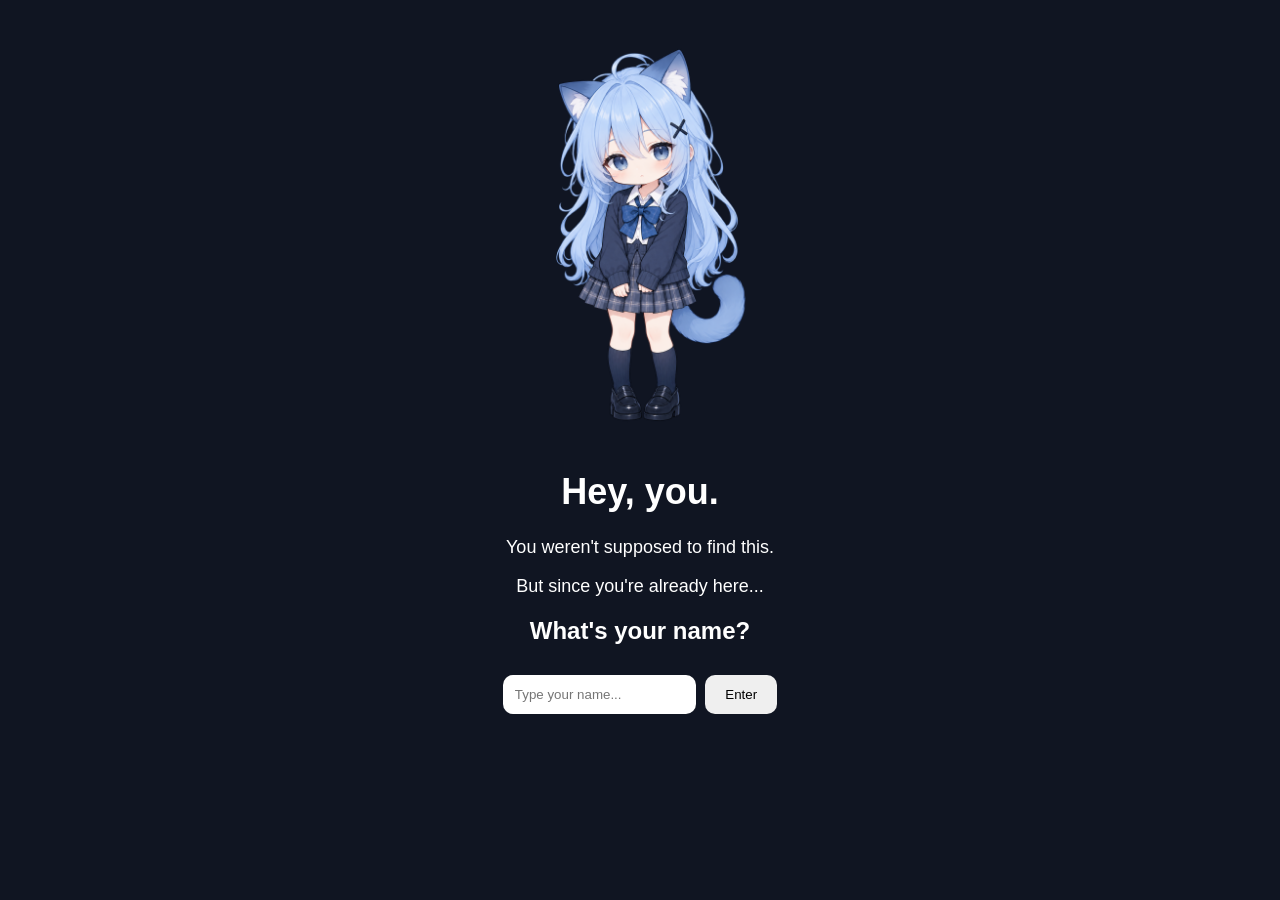
<file: index.html>
<!DOCTYPE html>
<html>
<head>
    <title>For Davis!</title>
    <link rel="stylesheet" href="style.css">
</head>

<body>

    <img src="images/el full body chibi front.png" alt="A mysterious little cat girl">
    
    <h1>Hey, you.</h1>

    <p>You weren't supposed to find this.</p>

    <p>But since you're already here...</p>

    <h2>What's your name?</h2>

    <input type="text" placeholder="Type your name...">

    <button>Enter</button>

<script src="script.js"></script>
    
</body>
</html>
</file>
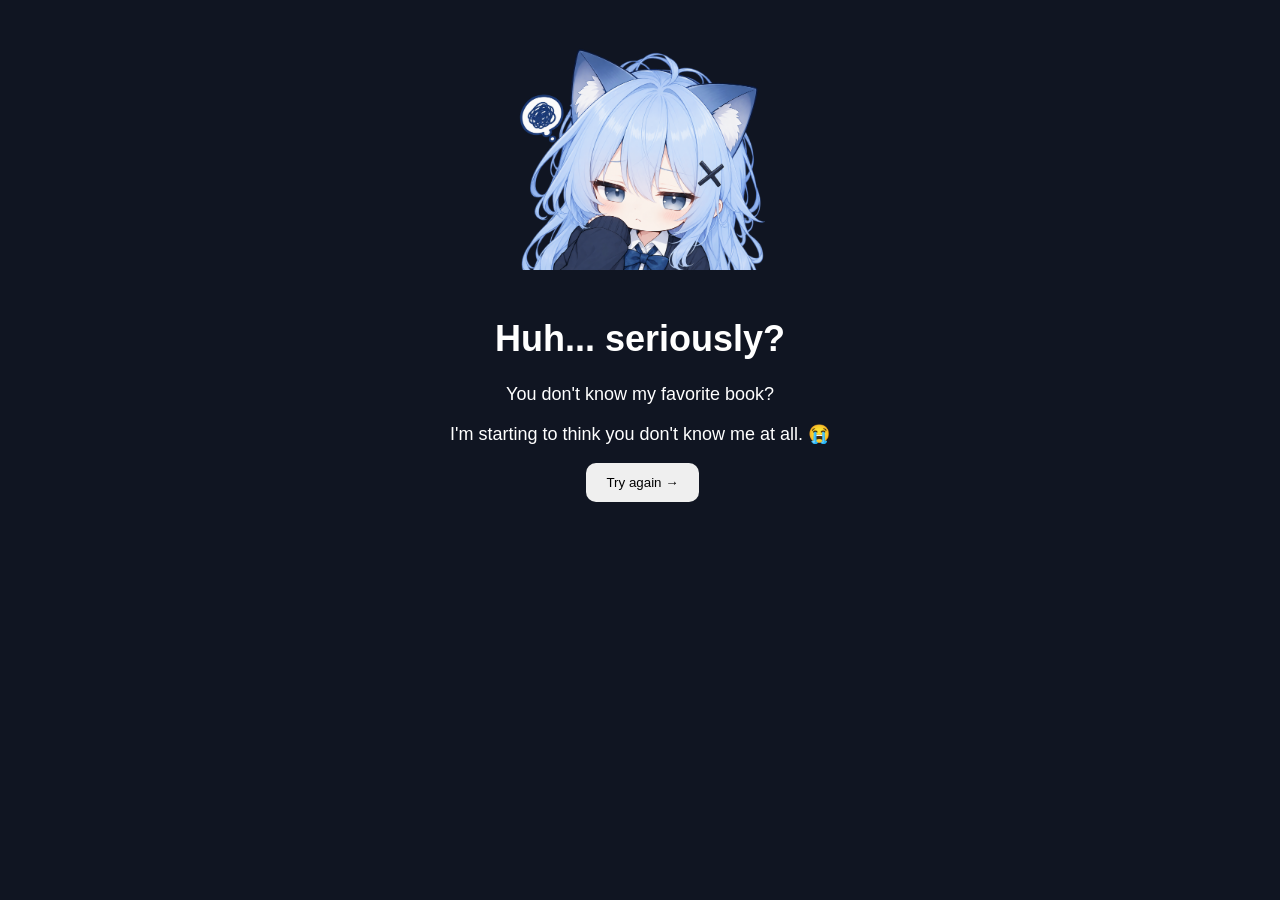
<file: book-wrong.html>
<!DOCTYPE html>
<html lang="en">

<head>
    <meta charset="UTF-8">
    <meta name="viewport" content="width=device-width, initial-scale=1.0">

    <title>For Davis!</title>

    <link rel="stylesheet" href="style.css">
</head>

<body>

    <main class="page">

        <img
            src="images/el face annoyed chibi.png"
            alt="Disappointed El chibi"
            class="character"
        >

        <h1>Huh... seriously?</h1>

        <p>You don't know my favorite book?</p>

        <p>I'm starting to think you don't know me at all. 😭</p>

        <button onclick="window.location.href='book.html'">
            Try again →
        </button>

    </main>

</body>

</html>
</file>
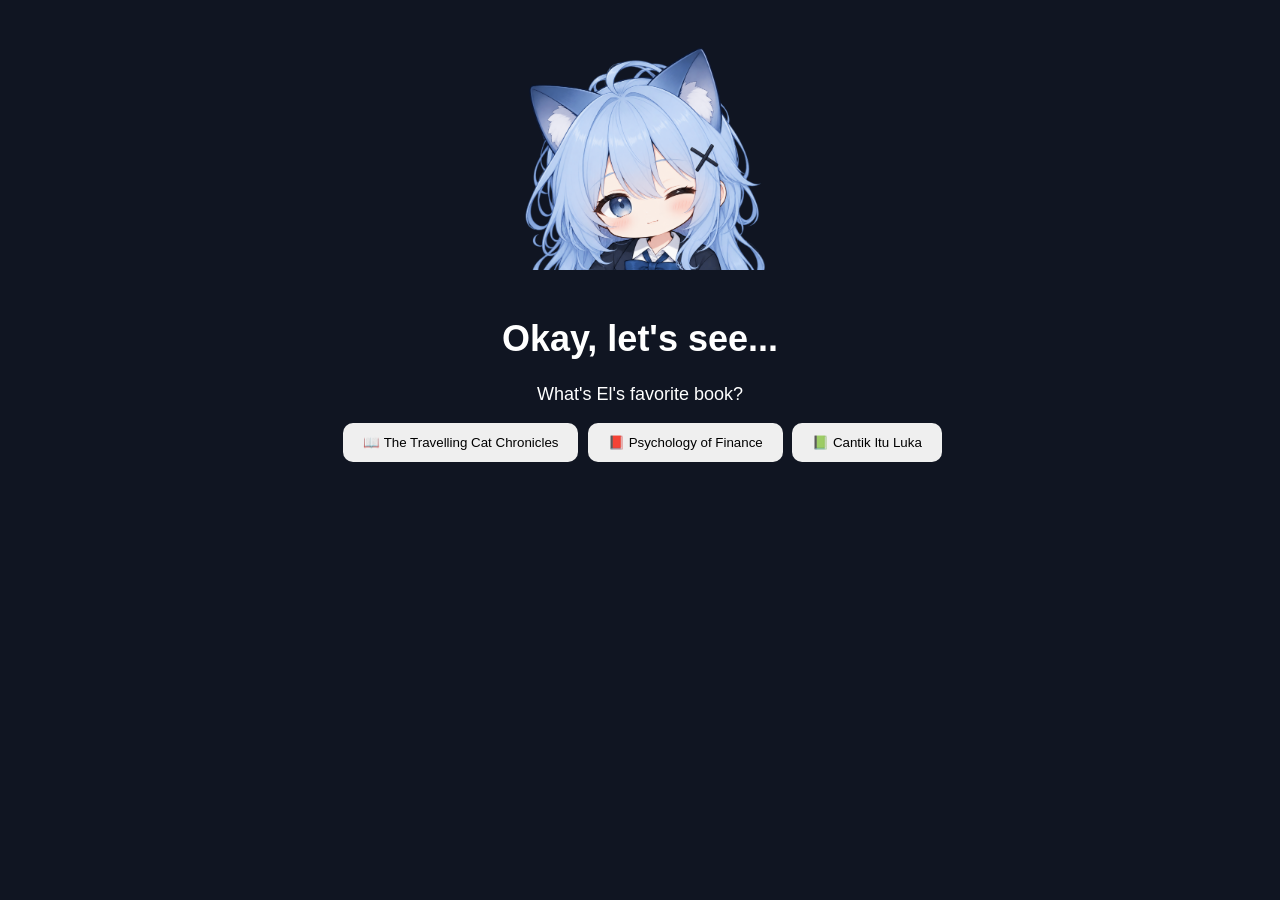
<file: book.html>
<!DOCTYPE html>
<html lang="en">

<head>
    <meta charset="UTF-8">
    <meta name="viewport" content="width=device-width, initial-scale=1.0">

    <title>For Davis!</title>

    <link rel="stylesheet" href="style.css">
</head>

<body>

    <main class="page">

        <img
            src="images/el face wink chibi.png"
            alt="Thinking El chibi"
            class="character"
        >

        <h1>Okay, let's see...</h1>

        <p>What's El's favorite book?</p>

        <div class="buttons">

            <button onclick="window.location.href='thanks.html'">
                📖 The Travelling Cat Chronicles
            </button>

            <button onclick="window.location.href='book-wrong.html'">
                📕 Psychology of Finance
            </button>

            <button onclick="window.location.href='book-wrong.html'">
                📗 Cantik Itu Luka
            </button>

        </div>

    </main>

</body>

</html>
</file>
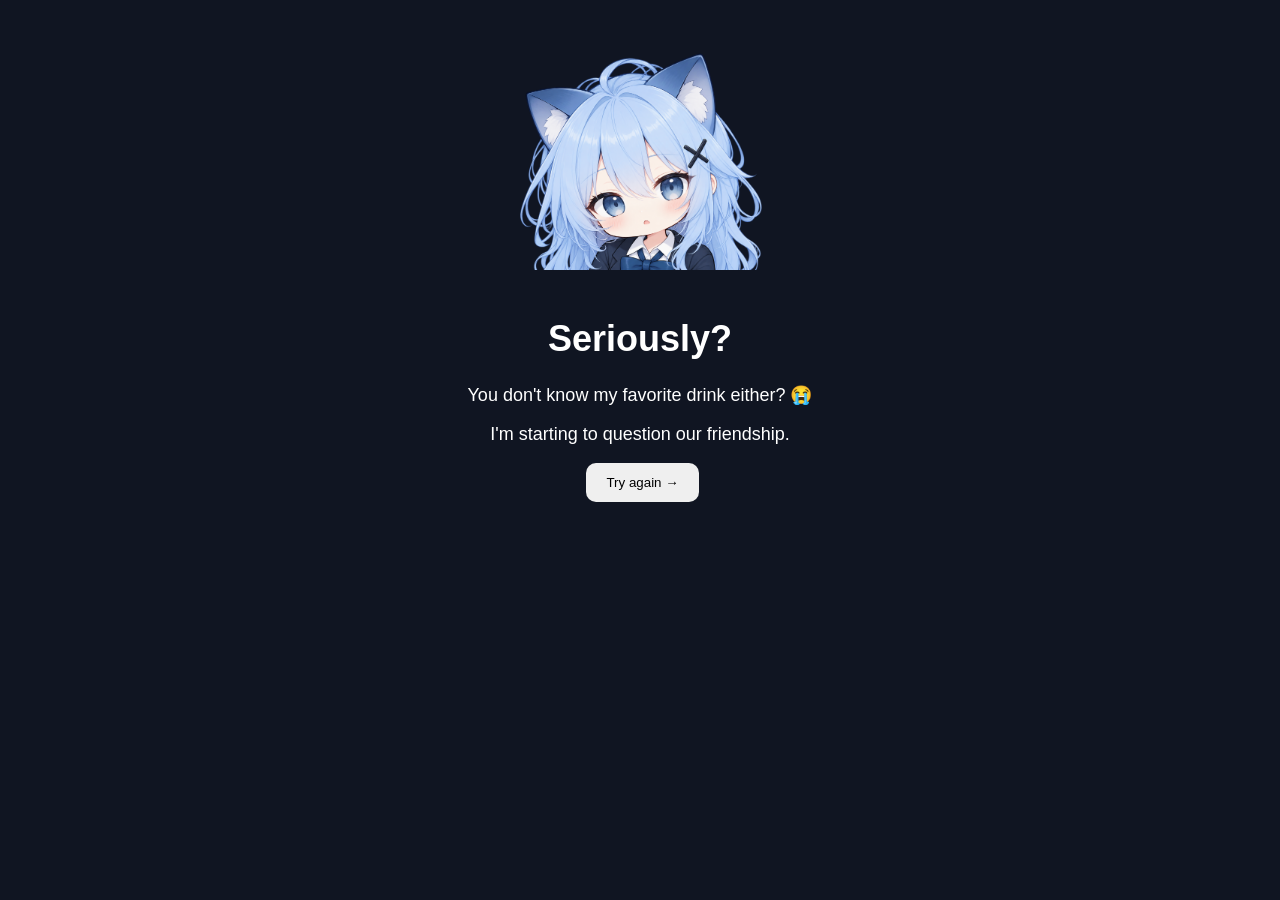
<file: drink-wrong.html>
<!DOCTYPE html>
<html lang="en">

<head>
    <meta charset="UTF-8">
    <title>For Davis!</title>
    <link rel="stylesheet" href="style.css">
</head>

<body>

    <main class="page">

        <img
            src="images/el face shock chibi.png"
            alt="Disappointed El chibi"
            class="character"
        >

        <h1>Seriously?</h1>

        <p>You don't know my favorite drink either? 😭</p>

        <p>I'm starting to question our friendship.</p>

        <button onclick="window.location.href='drink.html'">
            Try again →
        </button>

    </main>

</body>

</html>
</file>
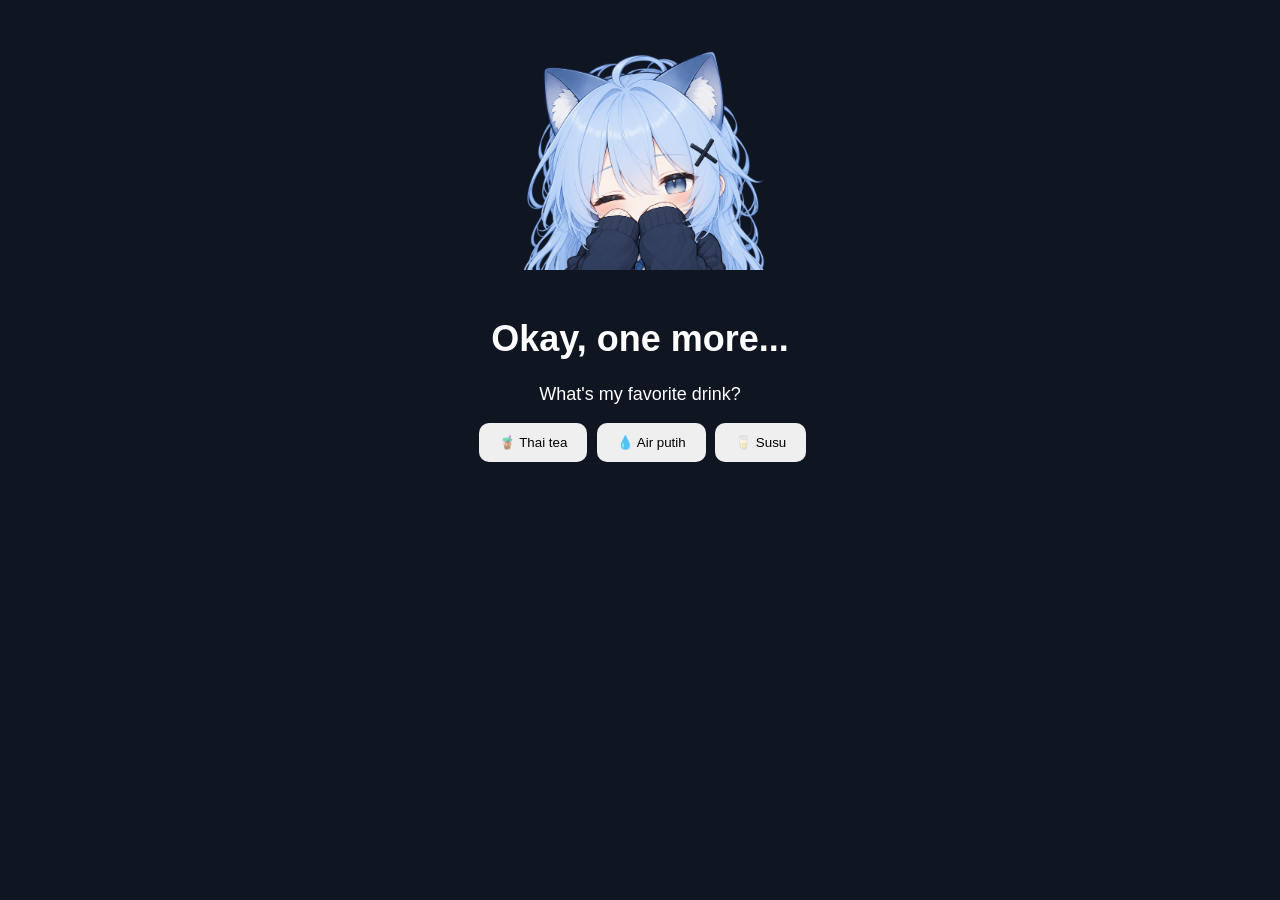
<file: drink.html>
<!DOCTYPE html>
<html lang="en">

<head>
    <meta charset="UTF-8">
    <title>For Davis!</title>
    <link rel="stylesheet" href="style.css">
</head>

<body>

    <main class="page">

        <img
            src="images/el face sleepy chibi.png"
            alt="Thinking El chibi"
            class="character"
        >

        <h1>Okay, one more...</h1>

        <p>What's my favorite drink?</p>

        <div class="buttons">

          <button onclick="window.location.href='book.html'">
        🧋 Thai tea
    </button>

    <button onclick="window.location.href='drink-wrong.html'">
        💧 Air putih
    </button>

    <button onclick="window.location.href='drink-wrong.html'">
        🥛 Susu
    </button>

</div>

    </main>

</body>

</html>
</file>
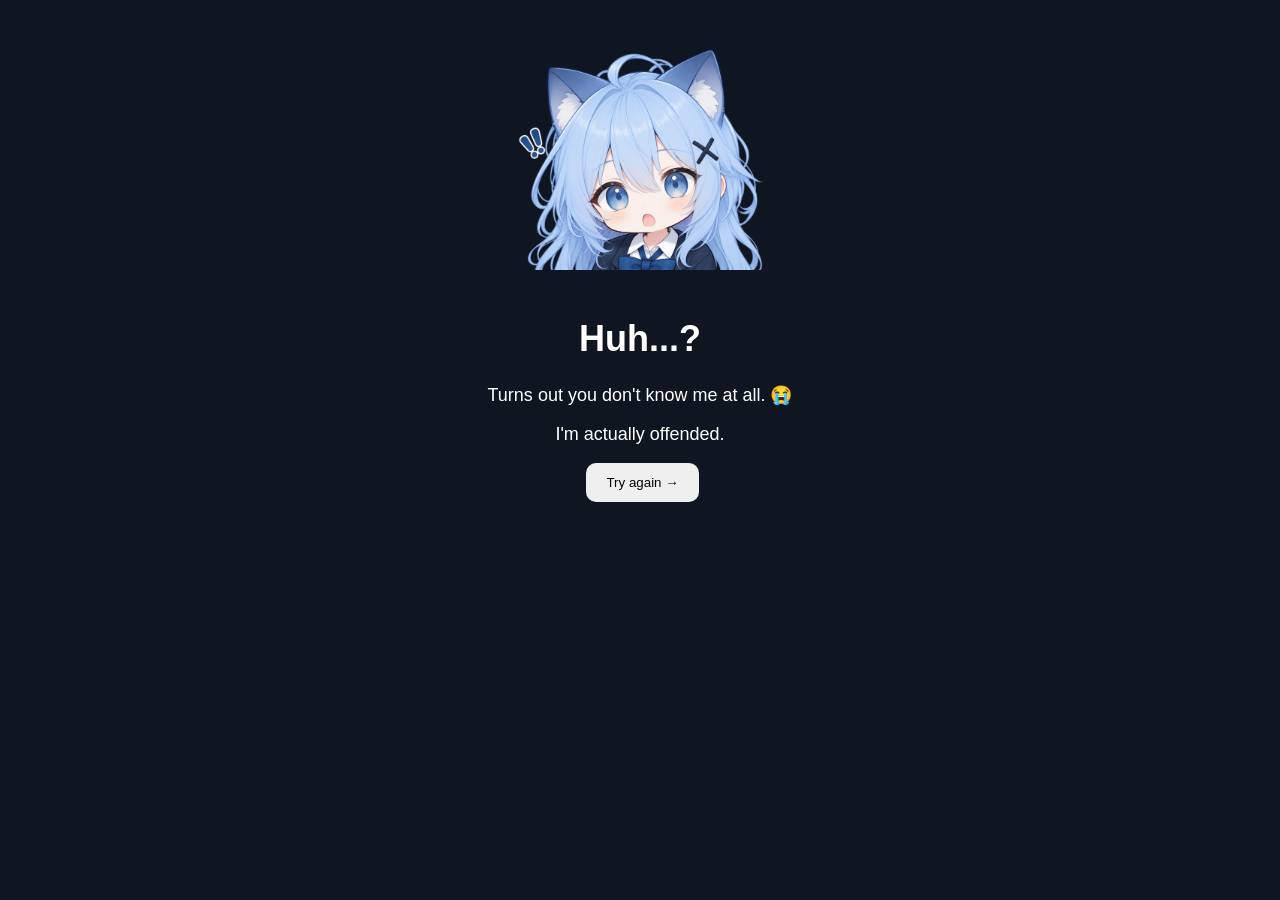
<file: food-wrong.html>
<!DOCTYPE html>
<html lang="en">

<head>
    <meta charset="UTF-8">
    <title>For Davis!</title>
    <link rel="stylesheet" href="style.css">
</head>

<body>

    <main class="page">

        <img
            src="images/el face shock berat chibi.png"
            alt="Disappointed El chibi"
            class="character"
        >

        <h1>Huh...?</h1>

        <p>Turns out you don't know me at all. 😭</p>

        <p>I'm actually offended.</p>

        <button onclick="window.location.href='food.html'">
            Try again →
        </button>

    </main>

</body>

</html>
</file>
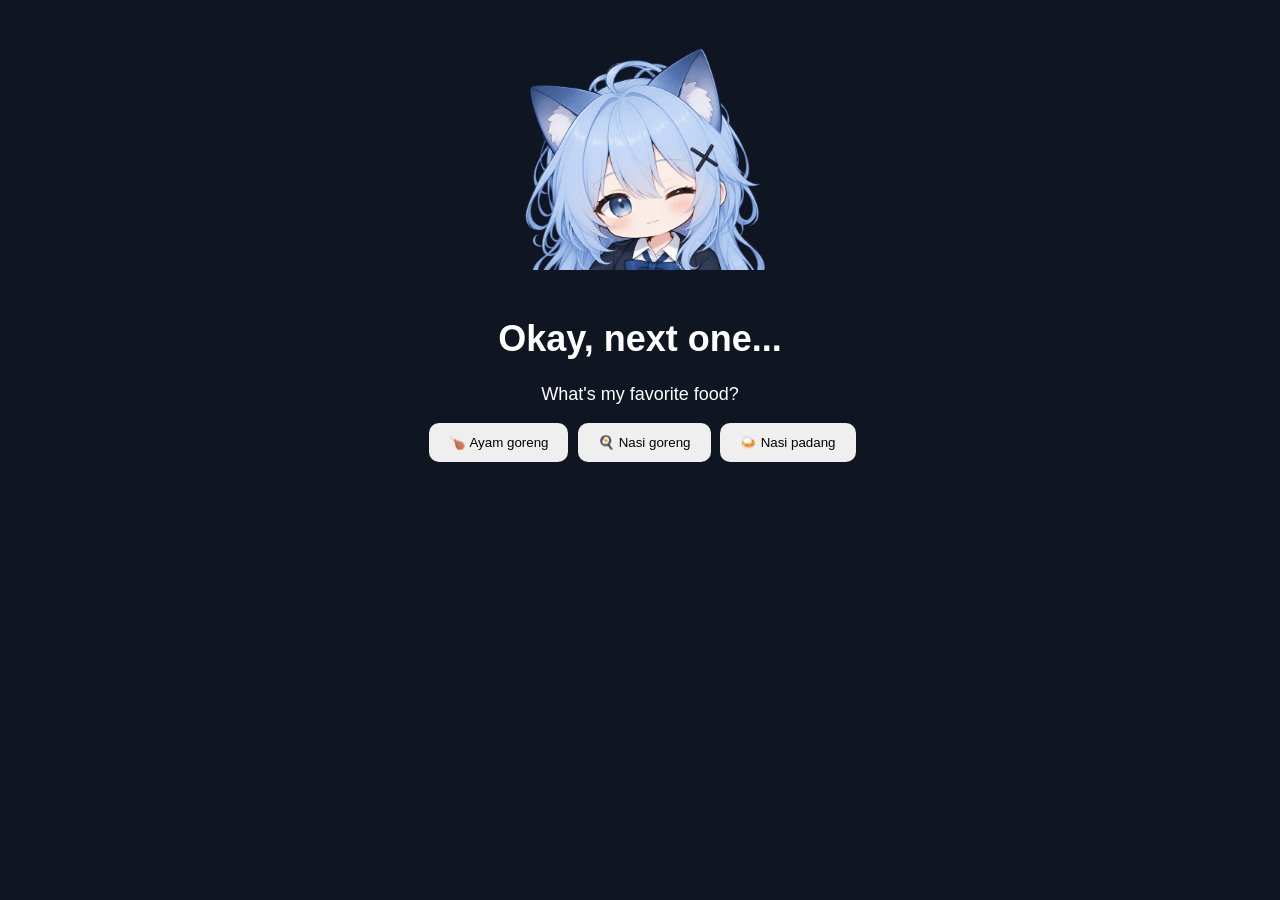
<file: food.html>
<!DOCTYPE html>
<html lang="en">

<head>
    <meta charset="UTF-8">
    <title>For Davis!</title>
    <link rel="stylesheet" href="style.css">
</head>

<body>

    <main class="page">

        <img
            src="images/el face wink chibi.png"
            alt="Thinking El chibi"
            class="character"
        >

        <h1>Okay, next one...</h1>

        <p>What's my favorite food?</p>

        <div class="buttons">

            <button onclick="window.location.href='drink.html'">
                🍗 Ayam goreng
            </button>

            <button onclick="window.location.href='food-wrong.html'">
                🍳 Nasi goreng
            </button>

            <button onclick="window.location.href='food-wrong.html'">
                🍛 Nasi padang
            </button>

        </div>

    </main>

</body>

</html>
</file>
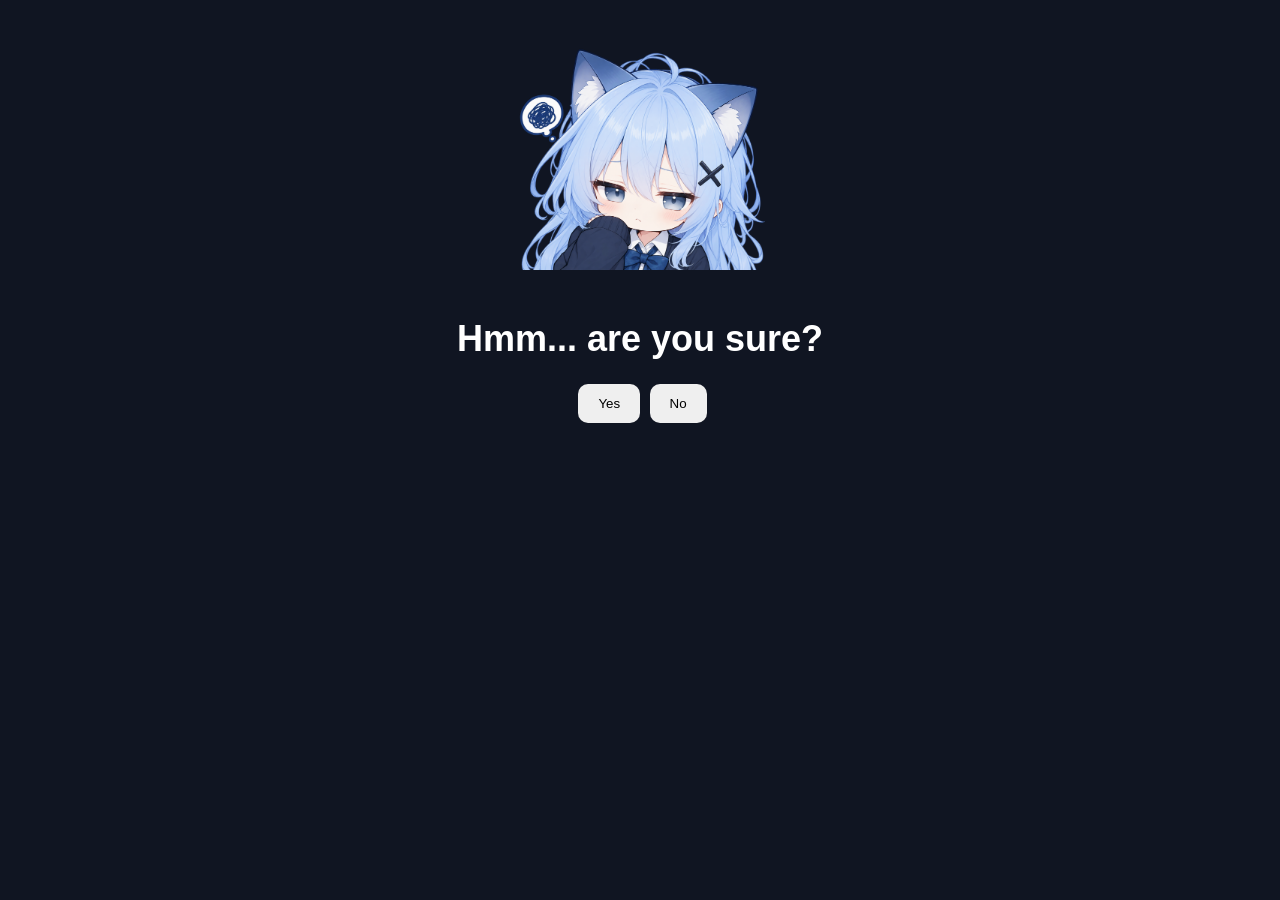
<file: gay-no-1.html>
<!DOCTYPE html>
<html>

<head>
    <title>For Davis!</title>
    <link rel="stylesheet" href="style.css">
</head>

<body>

    <main class="page">

        <img
            src="images/el face annoyed chibi.png"
            alt="Annoyed El chibi"
            class="character"
        >

        <h1>Hmm... are you sure?</h1>

        <div class="buttons">

            <button onclick="window.location.href='gay-no-2.html'">
    Yes
</button>

<button onclick="window.location.href='gay-no-2.html'">
    No
</button>

        </div>

    </main>

</body>

</html>
</file>
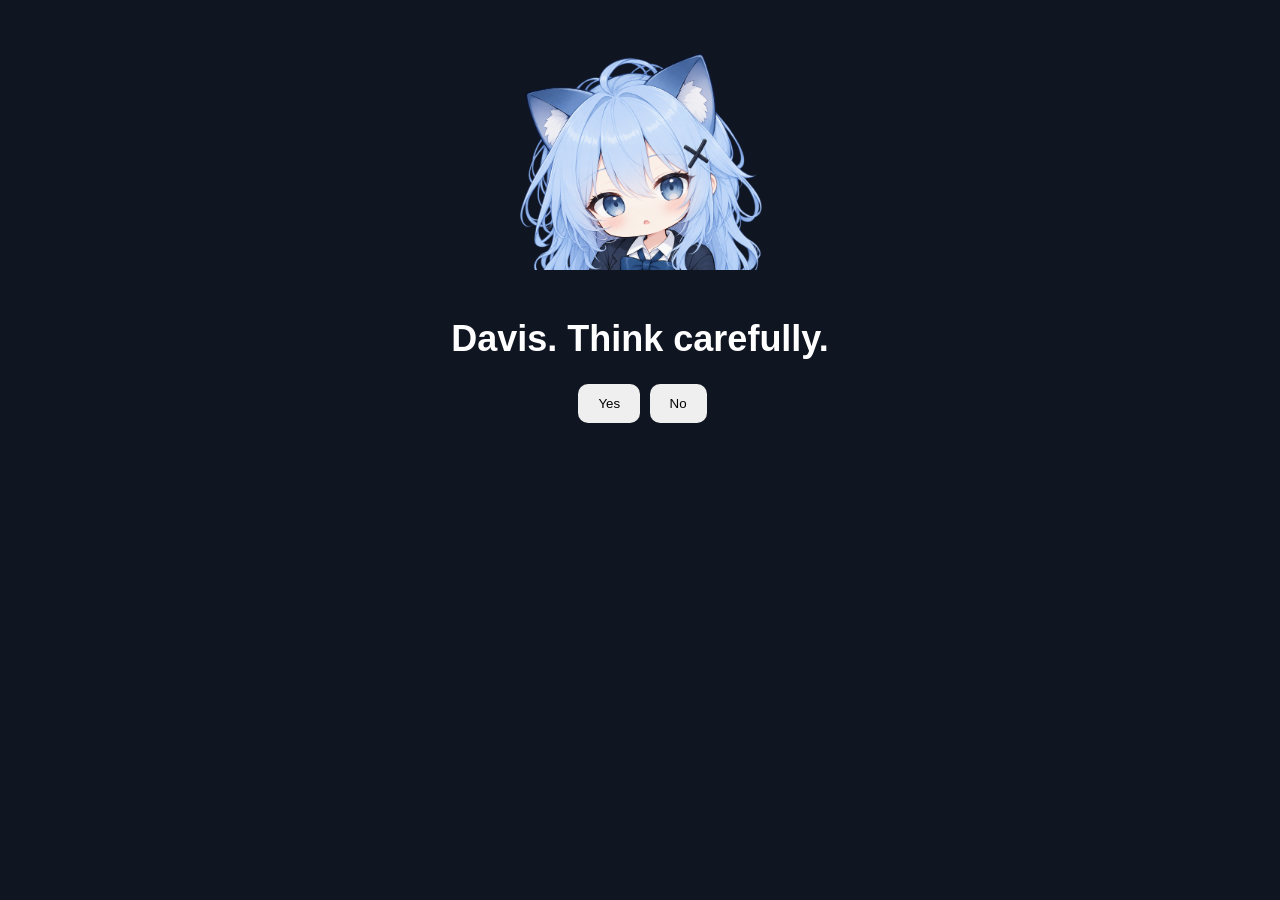
<file: gay-no-2.html>
<!DOCTYPE html>
<html>

<head>
    <title>For Davis!</title>
    <link rel="stylesheet" href="style.css">
</head>

<body>

    <main class="page">

        <img
            src="images/el face shock chibi.png"
            alt="Shocked El chibi"
            class="character"
        >

        <h1>Davis. Think carefully.</h1>

        <div class="buttons">

            <button onclick="window.location.href='gay-no-3.html'">
    Yes
</button>

            <button onclick="window.location.href='gay-no-3.html'">
                No
            </button>

        </div>

    </main>

</body>

</html>
</file>
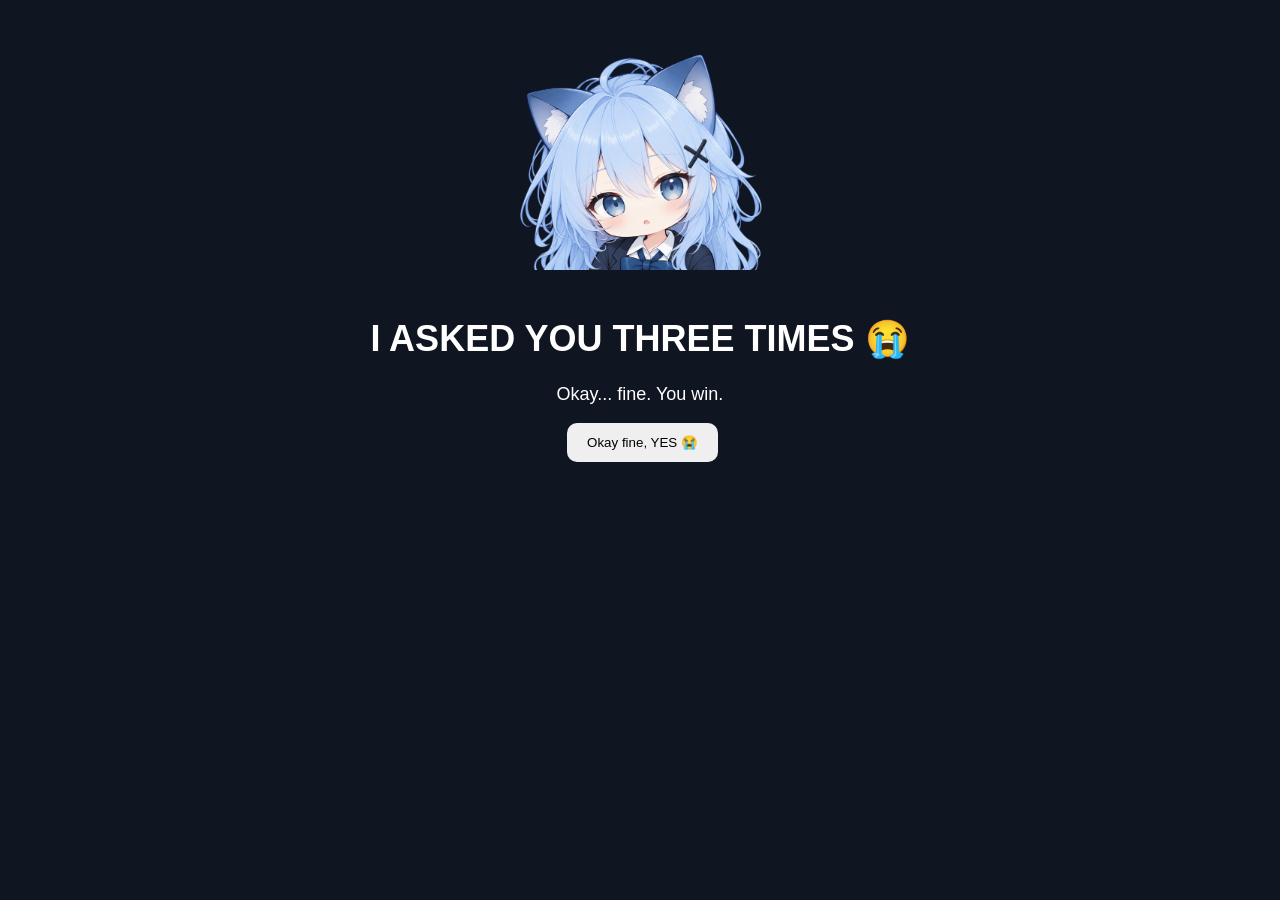
<file: gay-no-3.html>
<!DOCTYPE html>
<html>

<head>
    <title>For Davis!</title>
    <link rel="stylesheet" href="style.css">
</head>

<body>

    <main class="page">

        <img
            src="images/el face shock chibi.png"
            alt="Shocked El chibi"
            class="character"
        >

        <h1>I ASKED YOU THREE TIMES 😭</h1>

        <p>Okay... fine. You win.</p>

        <button onclick="window.location.href='food.html'">
            Okay fine, YES 😭
        </button>

    </main>

</body>

</html>
</file>
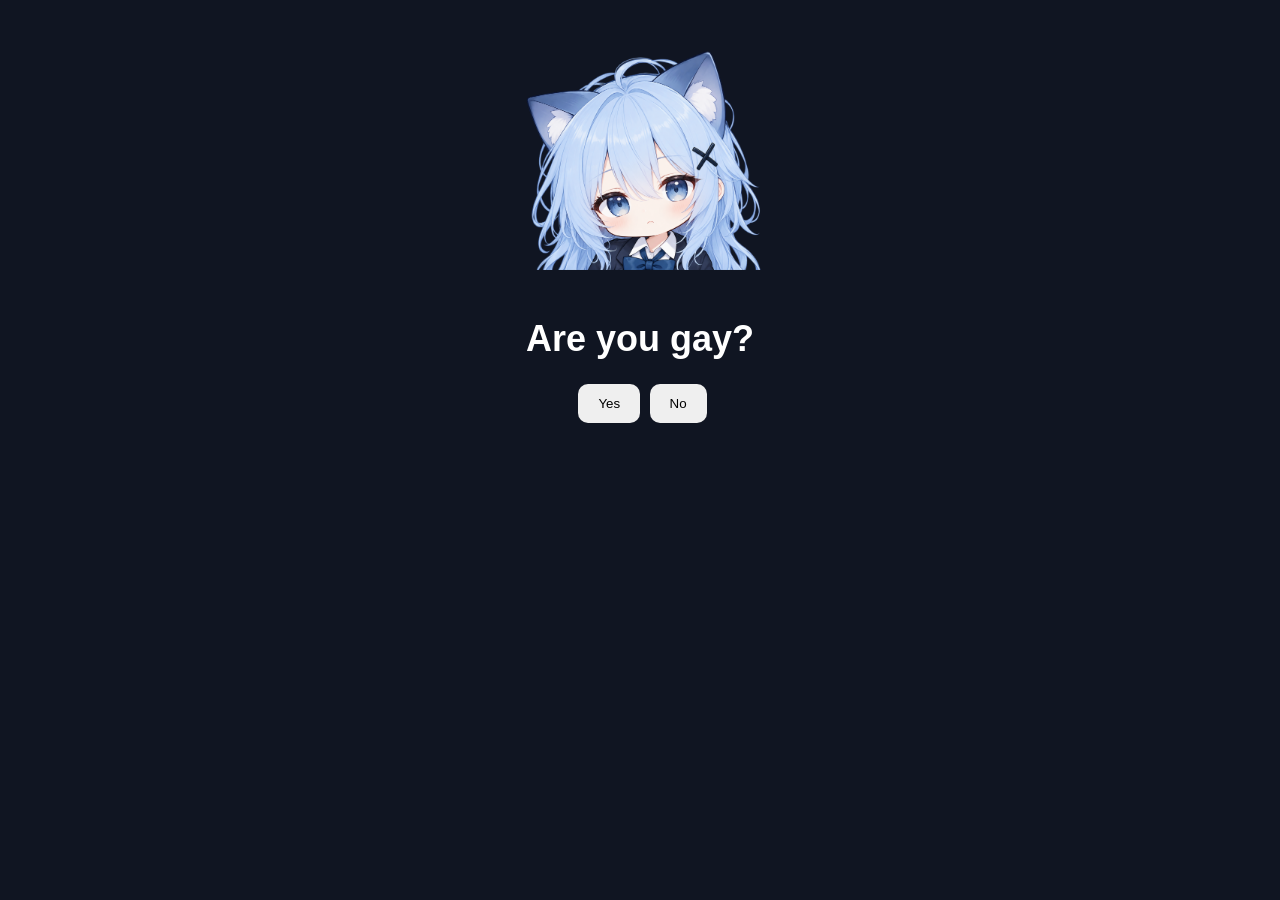
<file: gay.html>
<!DOCTYPE html>
<html>

<head>
    <title>For Davis!</title>
    <link rel="stylesheet" href="style.css">
</head>

<body>

    <main class="page">

        <img
            src="images/el face default chibi.png"
            alt="El chibi"
            class="character"
        >

        <h1>Are you gay?</h1>

        <div class="buttons">

            <button onclick="window.location.href='food.html'">
                Yes
            </button>

            <button onclick="window.location.href='gay-no-1.html'">
                No
            </button>

        </div>

    </main>

</body>

</html>
</file>
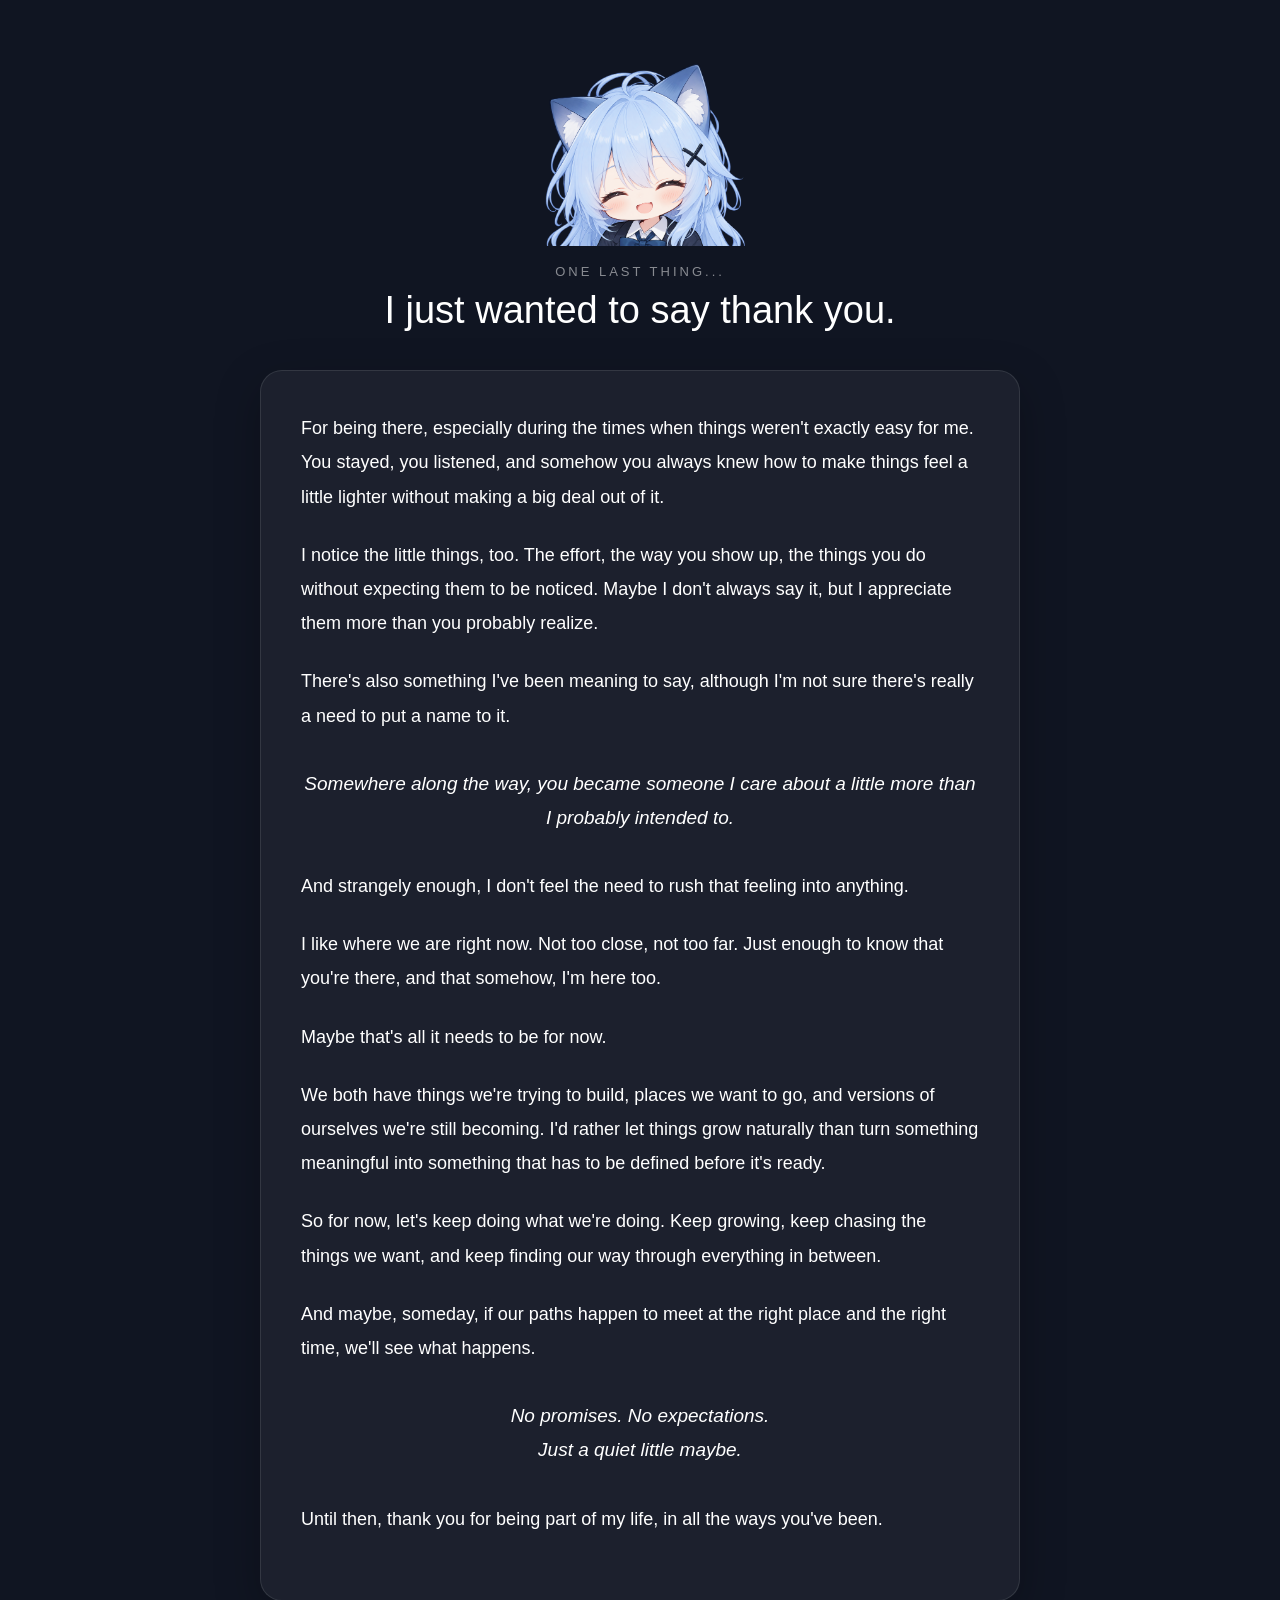
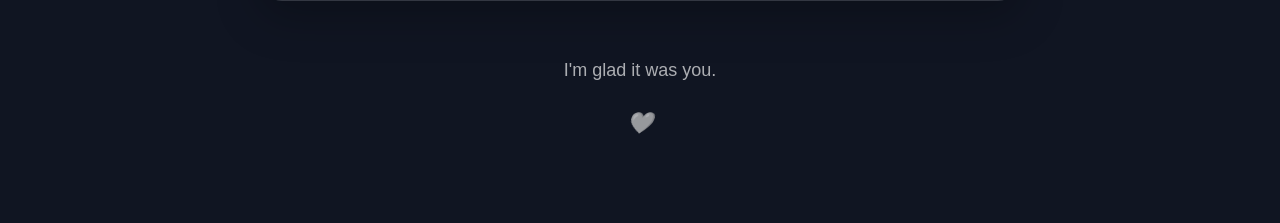
<file: thanks.html>
<!DOCTYPE html>
<html lang="en">

<head>
    <meta charset="UTF-8">
    <meta name="viewport" content="width=device-width, initial-scale=1.0">

    <title>One Last Thing...</title>

    <link rel="stylesheet" href="style.css">

    <style>
        body {
            min-height: 100vh;
            margin: 0;
            padding: 60px 20px;
            box-sizing: border-box;

            background: #101522;
            color: white;

            font-family: Arial, sans-serif;
        }

        .thanks-page {
            width: 100%;
            max-width: 760px;
            margin: 0 auto;

            display: flex;
            flex-direction: column;
            align-items: center;
        }

        .character {
            width: 210px;
            max-width: 65vw;
            margin-bottom: 18px;
        }

        .subtitle {
            margin: 0 0 10px;

            font-size: 13px;
            letter-spacing: 3px;
            text-transform: uppercase;

            opacity: 0.5;
        }

        h1 {
            margin: 0 0 38px;

            font-size: 38px;
            font-weight: 500;
            text-align: center;
        }

        .letter {
            width: 100%;
            box-sizing: border-box;

            padding: 40px;

            background: rgba(255, 255, 255, 0.05);

            border: 1px solid rgba(255, 255, 255, 0.10);

            border-radius: 22px;

            line-height: 1.9;
            font-size: 16px;

            text-align: left;

            box-shadow: 0 15px 45px rgba(0, 0, 0, 0.25);
        }

        .letter p {
            margin: 0 0 24px;
        }

        .letter .highlight {
            margin: 34px 0;

            text-align: center;

            font-size: 19px;
            line-height: 1.8;

            font-style: italic;
        }

        .ending {
            margin-top: 35px;

            text-align: center;

            font-size: 14px;
            line-height: 1.8;

            opacity: 0.65;
        }

        .final-line {
            margin-top: 8px;

            font-size: 21px;

            font-style: italic;

            opacity: 1;
        }

        @media (max-width: 600px) {

            body {
                padding: 35px 15px;
            }

            .character {
                width: 175px;
            }

            h1 {
                font-size: 30px;
                margin-bottom: 30px;
            }

            .letter {
                padding: 28px 22px;
                font-size: 15px;
                line-height: 1.8;
            }

            .letter .highlight {
                font-size: 18px;
            }
        }
    </style>
</head>

<body>

    <main class="thanks-page">

        <img
            src="images/el face happy chibi.png"
            alt="El chibi"
            class="character"
        >

        <p class="subtitle">One last thing...</p>

        <h1>I just wanted to say thank you.</h1>

        <section class="letter">

            <p>
                For being there, especially during the times when things
                weren't exactly easy for me. You stayed, you listened, and
                somehow you always knew how to make things feel a little
                lighter without making a big deal out of it.
            </p>

            <p>
                I notice the little things, too. The effort, the way you
                show up, the things you do without expecting them to be
                noticed. Maybe I don't always say it, but I appreciate them
                more than you probably realize.
            </p>

            <p>
                There's also something I've been meaning to say, although
                I'm not sure there's really a need to put a name to it.
            </p>

            <p class="highlight">
                Somewhere along the way, you became someone I care about
                a little more than I probably intended to.
            </p>

            <p>
                And strangely enough, I don't feel the need to rush that
                feeling into anything.
            </p>

            <p>
                I like where we are right now. Not too close, not too far.
                Just enough to know that you're there, and that somehow,
                I'm here too.
            </p>

            <p>
                Maybe that's all it needs to be for now.
            </p>

            <p>
                We both have things we're trying to build, places we want
                to go, and versions of ourselves we're still becoming.
                I'd rather let things grow naturally than turn something
                meaningful into something that has to be defined before
                it's ready.
            </p>

            <p>
                So for now, let's keep doing what we're doing. Keep growing,
                keep chasing the things we want, and keep finding our way
                through everything in between.
            </p>

            <p>
                And maybe, someday, if our paths happen to meet at the
                right place and the right time, we'll see what happens.
            </p>

            <p class="highlight">
                No promises. No expectations.<br>
                Just a quiet little maybe.
            </p>

            <p>
                Until then, thank you for being part of my life, in all the
                ways you've been.
            </p>

        </section>

        <div class="ending">

            <p>I'm glad it was you.</p>

            <p class="final-line">
                🤍
            </p>

        </div>

    </main>

</body>

</html>
</file>
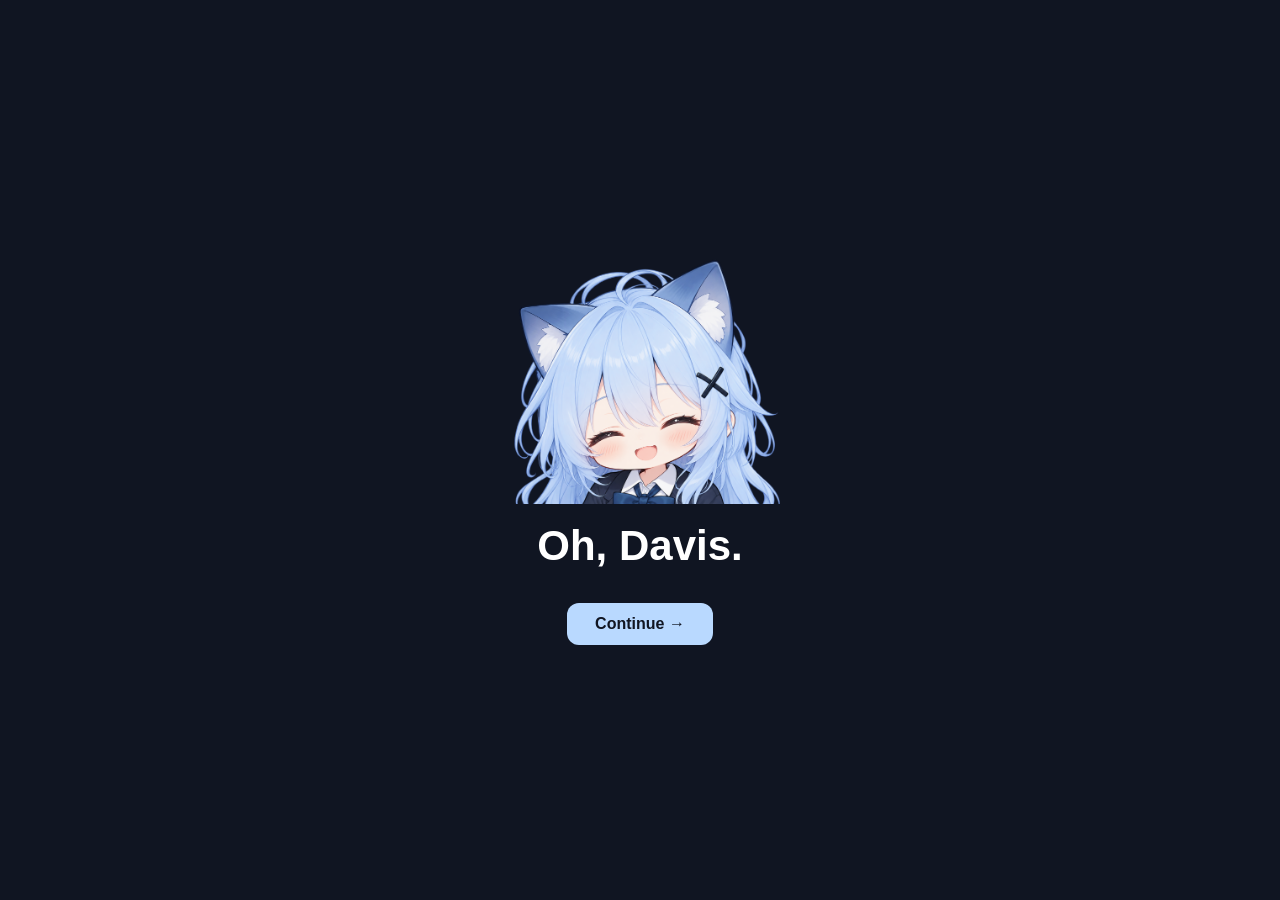
<file: welcome.html>
<!DOCTYPE html>
<html lang="en">

<head>
    <meta charset="UTF-8">
    <meta name="viewport" content="width=device-width, initial-scale=1.0">

    <title>Oh, Davis</title>

    <style>
        body {
            margin: 0;
            min-height: 100vh;
            background: #101522;
            color: white;
            font-family: Arial, sans-serif;

            display: flex;
            justify-content: center;
            align-items: center;

            text-align: center;
        }

        .page {
            display: flex;
            flex-direction: column;
            align-items: center;
            gap: 18px;
        }

        .character {
            width: 280px;
            max-width: 70vw;
        }

        h1 {
            margin: 0;
            font-size: 42px;
        }

        button {
            margin-top: 15px;
            padding: 12px 28px;

            border: none;
            border-radius: 12px;

            background: #b9d9ff;
            color: #101522;

            font-size: 16px;
            font-weight: bold;

            cursor: pointer;
        }

        button:hover {
            transform: scale(1.05);
        }
    </style>
</head>

<body>

    <main class="page">

        <img
            src="images/el face happy chibi.png"
            alt="Happy chibi cat girl"
            class="character"
        >

        <h1>Oh, Davis.</h1>

        <button onclick="window.location.href='gay.html'">
            Continue →
        </button>

    </main>

</body>

</html>
</file>
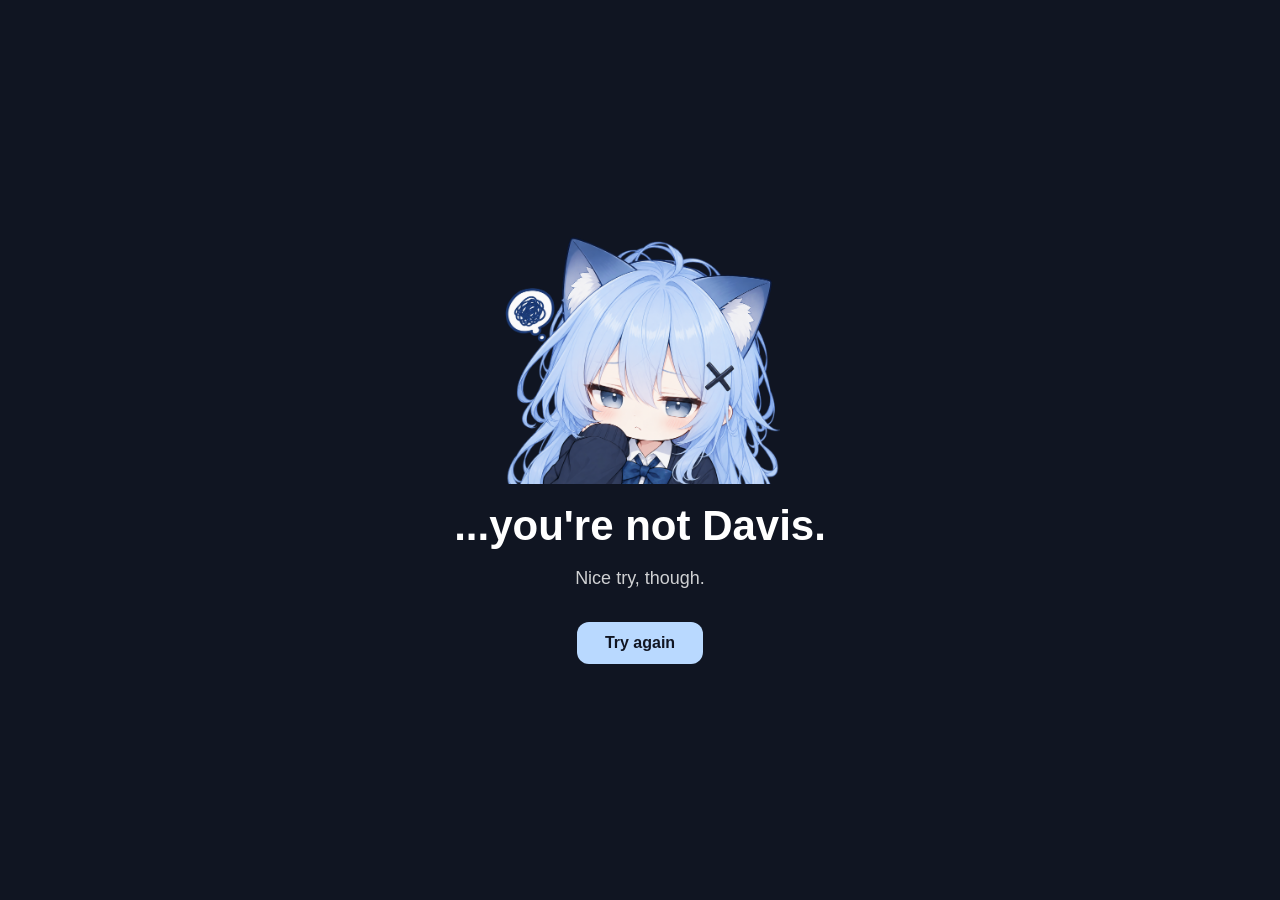
<file: wrong.html>
<!DOCTYPE html>
<html lang="en">

<head>
    <meta charset="UTF-8">
    <meta name="viewport" content="width=device-width, initial-scale=1.0">

    <title>Wait...</title>

    <style>
        body {
            margin: 0;
            min-height: 100vh;
            background: #101522;
            color: white;
            font-family: Arial, sans-serif;

            display: flex;
            justify-content: center;
            align-items: center;

            text-align: center;
        }

        .page {
            display: flex;
            flex-direction: column;
            align-items: center;
            gap: 18px;
        }

        .character {
            width: 280px;
            max-width: 70vw;
        }

        h1 {
            margin: 0;
            font-size: 42px;
        }

        p {
            margin: 0;
            font-size: 18px;
            opacity: 0.8;
        }

        button {
            margin-top: 15px;
            padding: 12px 28px;

            border: none;
            border-radius: 12px;

            background: #b9d9ff;
            color: #101522;

            font-size: 16px;
            font-weight: bold;

            cursor: pointer;
        }

        button:hover {
            transform: scale(1.05);
        }
    </style>
</head>

<body>

    <main class="page">

        <img
            src="images/el face annoyed chibi.png"
            alt="Annoyed chibi cat girl"
            class="character"
        >

        <h1>...you're not Davis.</h1>

        <p>Nice try, though.</p>

        <button onclick="window.location.href='index.html'">
            Try again
        </button>

    </main>

</body>

</html>
</file>
<file: style.css>
body {
    background: #101522;
    color: white;
    font-family: Arial, sans-serif;
    text-align: center;
    padding: 40px;
}

img {
    width: 250px;
    margin-bottom: 20px;
}

h1 {
    font-size: 36px;
}

p {
    font-size: 18px;
}

input {
    padding: 12px;
    border-radius: 10px;
    border: none;
    margin-top: 10px;
}

button {
    padding: 12px 20px;
    border-radius: 10px;
    border: none;
    margin-left: 5px;
    cursor: pointer;
}
</file>
